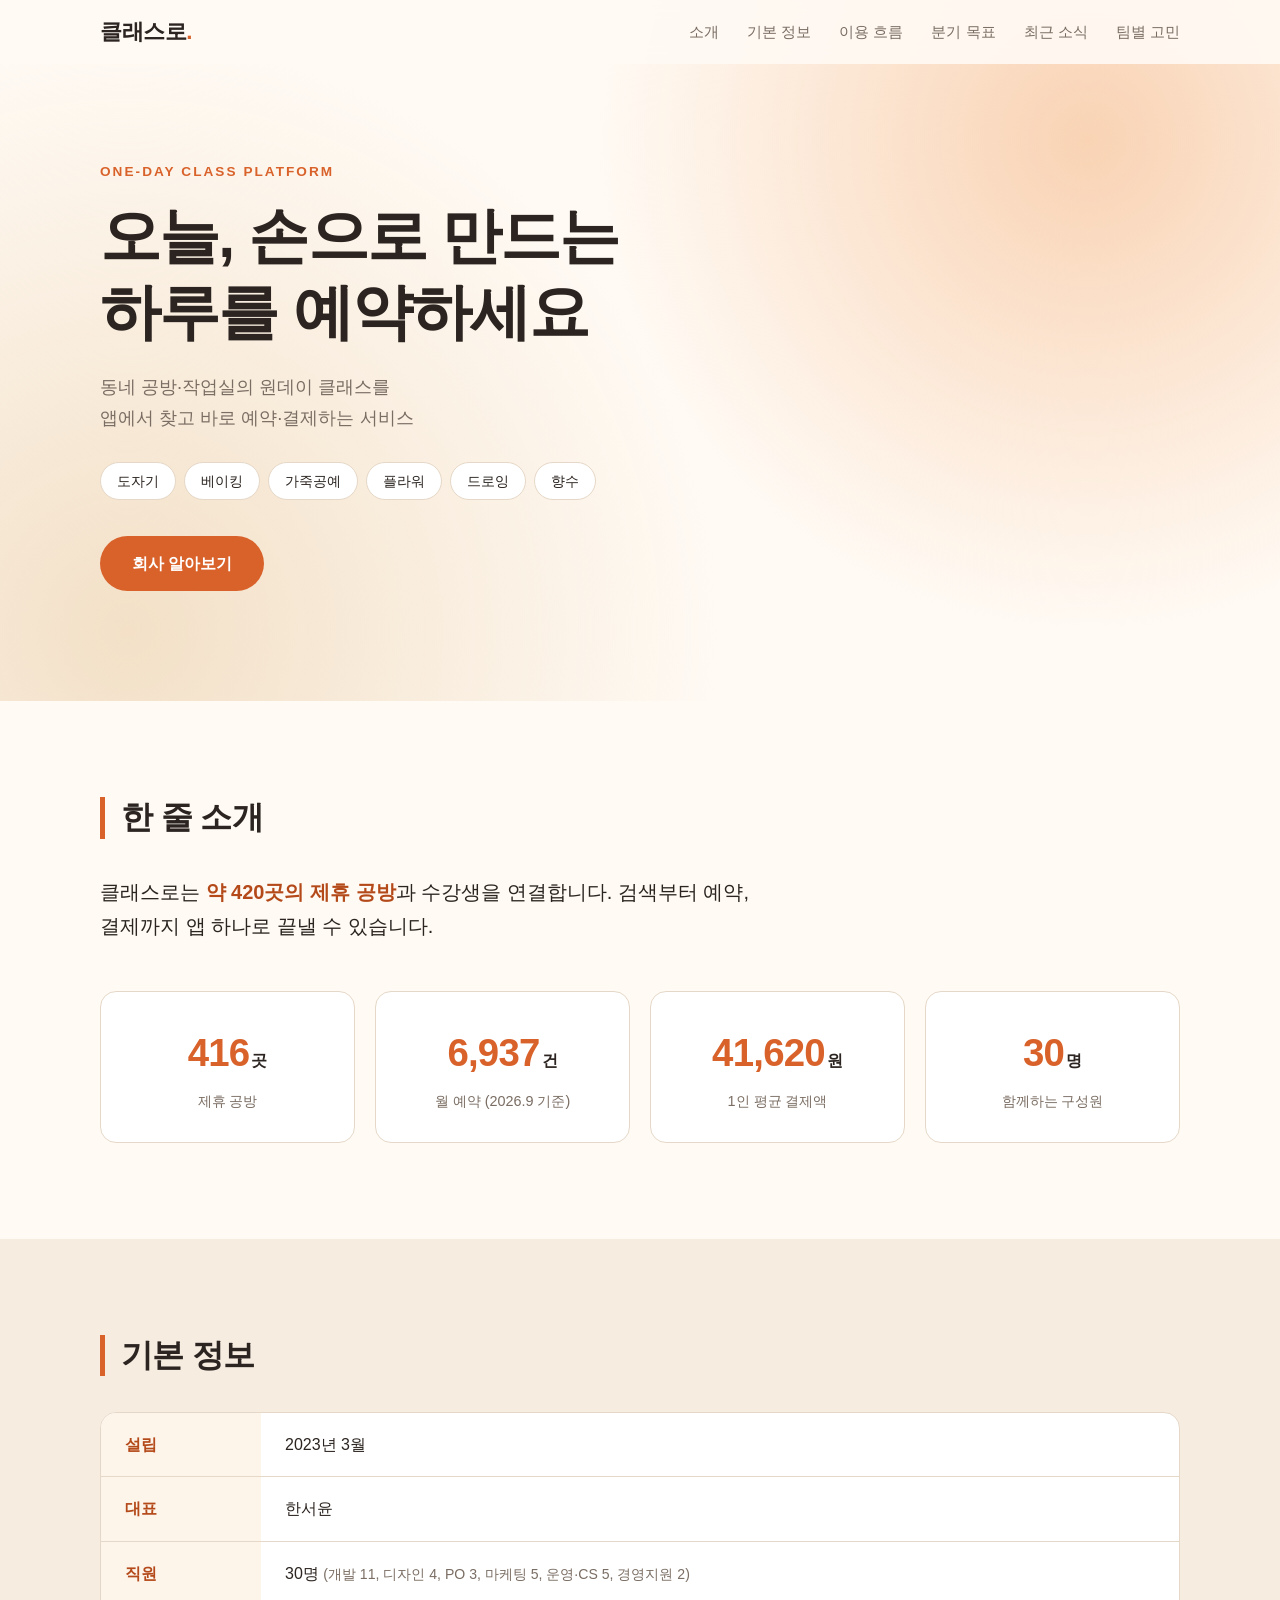
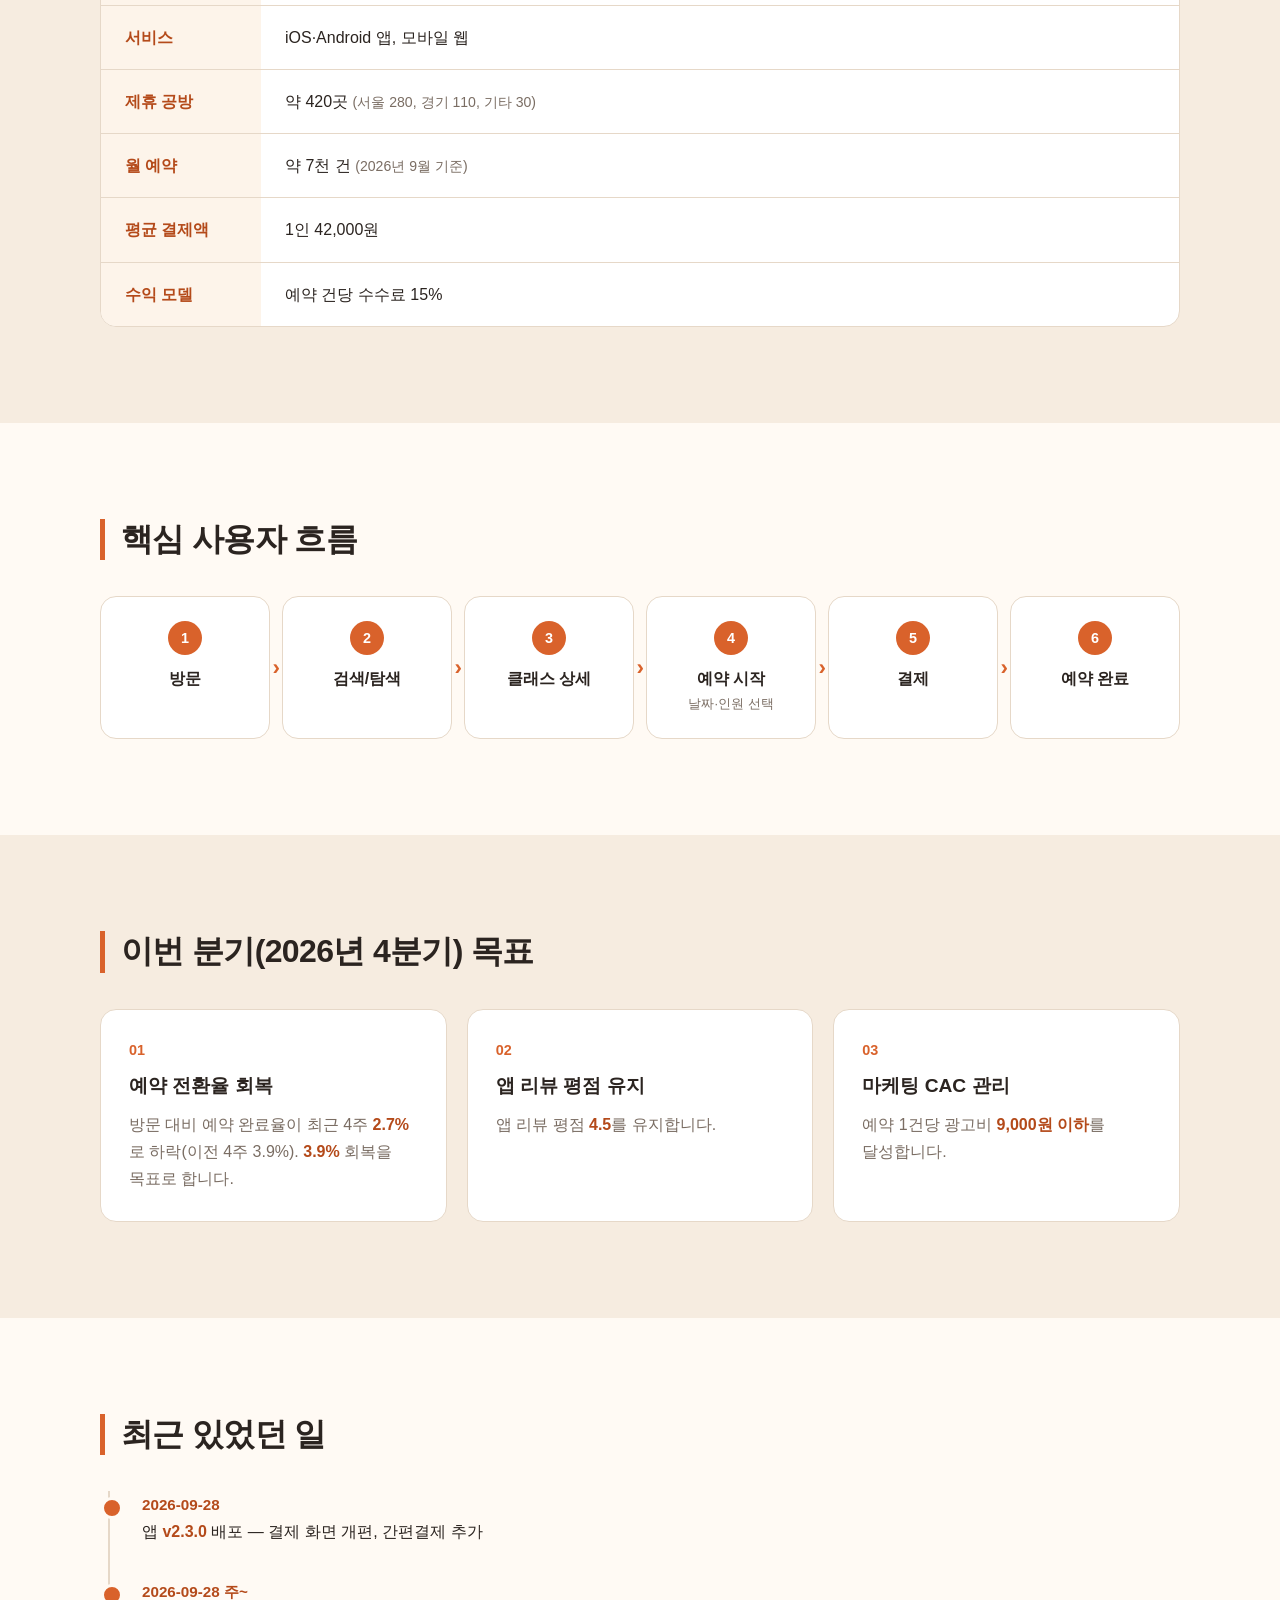
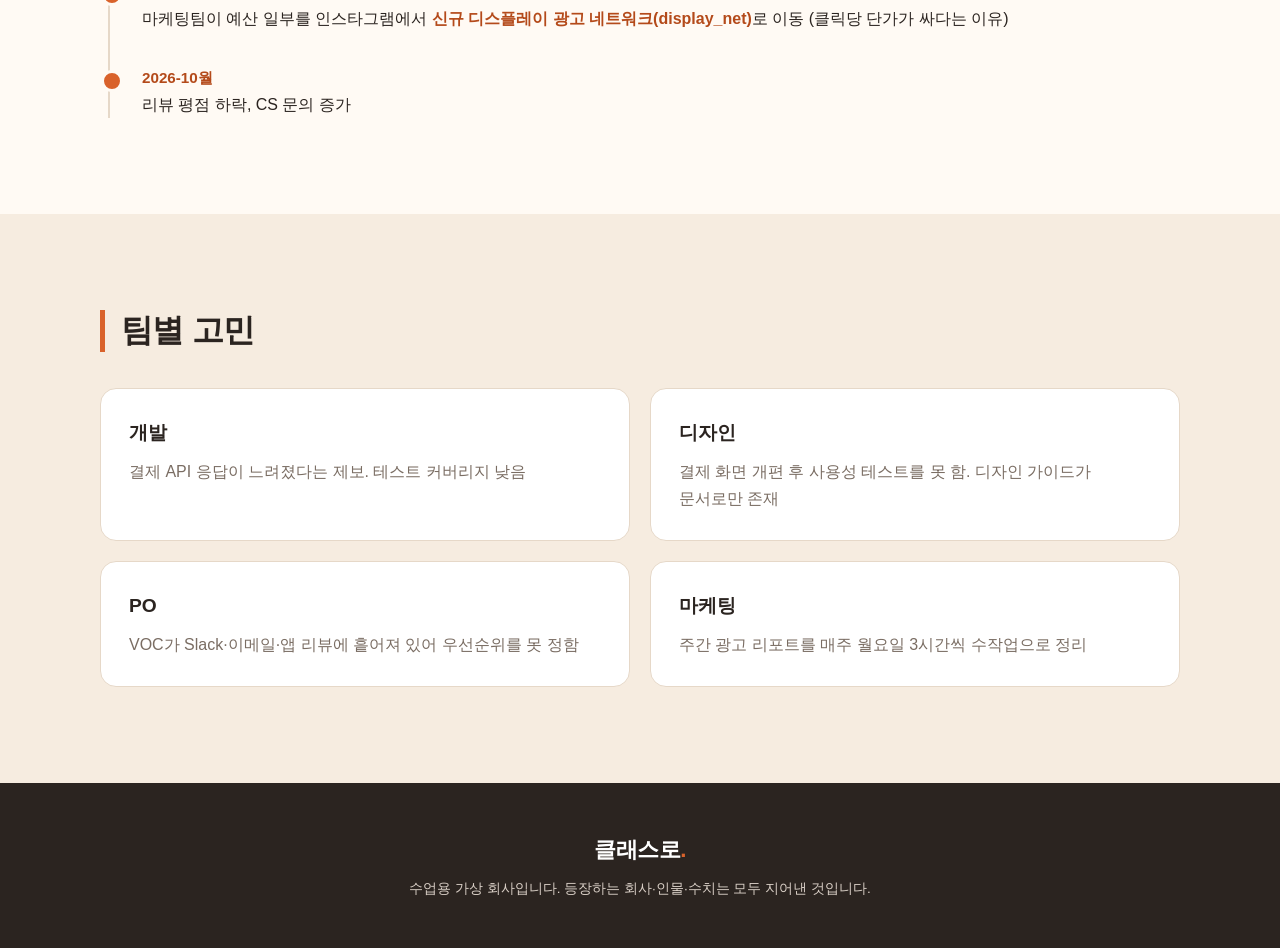
<file: index.html>
<!DOCTYPE html>
<html lang="ko">
<head>
  <meta charset="UTF-8">
  <meta name="viewport" content="width=device-width, initial-scale=1.0">
  <title>클래스로(Classro) - 동네 공방 원데이 클래스 예약</title>
  <meta name="description" content="동네 공방·작업실의 원데이 클래스를 앱에서 찾고 바로 예약·결제하는 서비스, 클래스로.">
  <link rel="stylesheet" href="css/style.css">
</head>
<body>
  <header class="header" id="header">
    <div class="container header__inner">
      <a href="#top" class="logo">클래스로<span>.</span></a>
      <button class="nav-toggle" id="navToggle" aria-label="메뉴 열기" aria-expanded="false">
        <span></span><span></span><span></span>
      </button>
      <nav class="nav" id="nav">
        <a href="#about">소개</a>
        <a href="#info">기본 정보</a>
        <a href="#flow">이용 흐름</a>
        <a href="#goals">분기 목표</a>
        <a href="#news">최근 소식</a>
        <a href="#teams">팀별 고민</a>
      </nav>
    </div>
  </header>

  <main id="top">
    <section class="hero">
      <div class="container hero__inner">
        <p class="eyebrow">ONE-DAY CLASS PLATFORM</p>
        <h1>오늘, 손으로 만드는<br>하루를 예약하세요</h1>
        <p class="hero__lead">동네 공방·작업실의 원데이 클래스를<br class="pc-only">앱에서 찾고 바로 예약·결제하는 서비스</p>
        <ul class="chips">
          <li>도자기</li><li>베이킹</li><li>가죽공예</li><li>플라워</li><li>드로잉</li><li>향수</li>
        </ul>
        <a href="#info" class="btn">회사 알아보기</a>
      </div>
    </section>

    <section class="section" id="about">
      <div class="container">
        <h2 class="section__title">한 줄 소개</h2>
        <p class="about__text">
          클래스로는 <strong>약 420곳의 제휴 공방</strong>과 수강생을 연결합니다.
          검색부터 예약, 결제까지 앱 하나로 끝낼 수 있습니다.
        </p>
        <div class="stats">
          <div class="stat"><span class="stat__num" data-count="420">0</span><span class="stat__unit">곳</span><p>제휴 공방</p></div>
          <div class="stat"><span class="stat__num" data-count="7000">0</span><span class="stat__unit">건</span><p>월 예약 (2026.9 기준)</p></div>
          <div class="stat"><span class="stat__num" data-count="42000">0</span><span class="stat__unit">원</span><p>1인 평균 결제액</p></div>
          <div class="stat"><span class="stat__num" data-count="30">0</span><span class="stat__unit">명</span><p>함께하는 구성원</p></div>
        </div>
      </div>
    </section>

    <section class="section section--alt" id="info">
      <div class="container">
        <h2 class="section__title">기본 정보</h2>
        <div class="table-wrap">
          <table class="info-table">
            <tbody>
              <tr><th>설립</th><td>2023년 3월</td></tr>
              <tr><th>대표</th><td>한서윤</td></tr>
              <tr><th>직원</th><td>30명 <small>(개발 11, 디자인 4, PO 3, 마케팅 5, 운영·CS 5, 경영지원 2)</small></td></tr>
              <tr><th>서비스</th><td>iOS·Android 앱, 모바일 웹</td></tr>
              <tr><th>제휴 공방</th><td>약 420곳 <small>(서울 280, 경기 110, 기타 30)</small></td></tr>
              <tr><th>월 예약</th><td>약 7천 건 <small>(2026년 9월 기준)</small></td></tr>
              <tr><th>평균 결제액</th><td>1인 42,000원</td></tr>
              <tr><th>수익 모델</th><td>예약 건당 수수료 15%</td></tr>
            </tbody>
          </table>
        </div>
      </div>
    </section>

    <section class="section" id="flow">
      <div class="container">
        <h2 class="section__title">핵심 사용자 흐름</h2>
        <ol class="steps">
          <li><span>1</span>방문</li>
          <li><span>2</span>검색/탐색</li>
          <li><span>3</span>클래스 상세</li>
          <li><span>4</span>예약 시작<small>날짜·인원 선택</small></li>
          <li><span>5</span>결제</li>
          <li><span>6</span>예약 완료</li>
        </ol>
      </div>
    </section>

    <section class="section section--alt" id="goals">
      <div class="container">
        <h2 class="section__title">이번 분기(2026년 4분기) 목표</h2>
        <div class="cards cards--3">
          <article class="card">
            <span class="card__no">01</span>
            <h3>예약 전환율 회복</h3>
            <p>방문 대비 예약 완료율이 최근 4주 <strong>2.7%</strong>로 하락(이전 4주 3.9%). <strong>3.9%</strong> 회복을 목표로 합니다.</p>
          </article>
          <article class="card">
            <span class="card__no">02</span>
            <h3>앱 리뷰 평점 유지</h3>
            <p>앱 리뷰 평점 <strong>4.5</strong>를 유지합니다.</p>
          </article>
          <article class="card">
            <span class="card__no">03</span>
            <h3>마케팅 CAC 관리</h3>
            <p>예약 1건당 광고비 <strong>9,000원 이하</strong>를 달성합니다.</p>
          </article>
        </div>
      </div>
    </section>

    <section class="section" id="news">
      <div class="container">
        <h2 class="section__title">최근 있었던 일</h2>
        <ul class="timeline">
          <li>
            <time>2026-09-28</time>
            <p>앱 <strong>v2.3.0</strong> 배포 — 결제 화면 개편, 간편결제 추가</p>
          </li>
          <li>
            <time>2026-09-28 주~</time>
            <p>마케팅팀이 예산 일부를 인스타그램에서 <strong>신규 디스플레이 광고 네트워크(display_net)</strong>로 이동 (클릭당 단가가 싸다는 이유)</p>
          </li>
          <li>
            <time>2026-10월</time>
            <p>리뷰 평점 하락, CS 문의 증가</p>
          </li>
        </ul>
      </div>
    </section>

    <section class="section section--alt" id="teams">
      <div class="container">
        <h2 class="section__title">팀별 고민</h2>
        <div class="cards cards--2">
          <article class="card">
            <h3>개발</h3>
            <p>결제 API 응답이 느려졌다는 제보. 테스트 커버리지 낮음</p>
          </article>
          <article class="card">
            <h3>디자인</h3>
            <p>결제 화면 개편 후 사용성 테스트를 못 함. 디자인 가이드가 문서로만 존재</p>
          </article>
          <article class="card">
            <h3>PO</h3>
            <p>VOC가 Slack·이메일·앱 리뷰에 흩어져 있어 우선순위를 못 정함</p>
          </article>
          <article class="card">
            <h3>마케팅</h3>
            <p>주간 광고 리포트를 매주 월요일 3시간씩 수작업으로 정리</p>
          </article>
        </div>
      </div>
    </section>
  </main>

  <footer class="footer">
    <div class="container">
      <p class="logo logo--footer">클래스로<span>.</span></p>
      <p class="footer__note">수업용 가상 회사입니다. 등장하는 회사·인물·수치는 모두 지어낸 것입니다.</p>
    </div>
  </footer>

  <script src="js/script.js"></script>
</body>
</html>
</file>
<file: css/style.css>
:root {
  --bg: #fffaf4;
  --bg-alt: #f6ece0;
  --ink: #2b2420;
  --muted: #7a6d63;
  --accent: #d9622b;
  --accent-dark: #b44a1a;
  --line: #e6d8c8;
  --radius: 16px;
}

* { box-sizing: border-box; margin: 0; padding: 0; }

html { scroll-behavior: smooth; scroll-padding-top: 72px; }

body {
  font-family: "Pretendard", "Noto Sans KR", "Malgun Gothic", sans-serif;
  background: var(--bg);
  color: var(--ink);
  line-height: 1.7;
  word-break: keep-all;
}

a { color: inherit; text-decoration: none; }
ul, ol { list-style: none; }

.container { width: min(1080px, 100% - 40px); margin: 0 auto; }

/* Header */
.header {
  position: fixed; inset: 0 0 auto 0; z-index: 10;
  background: rgba(255, 250, 244, .9);
  backdrop-filter: blur(8px);
  transition: box-shadow .2s;
}
.header.scrolled { box-shadow: 0 1px 0 var(--line); }
.header__inner { display: flex; align-items: center; justify-content: space-between; height: 64px; }

.logo { font-size: 1.4rem; font-weight: 800; letter-spacing: -.02em; }
.logo span { color: var(--accent); }

.nav { display: flex; gap: 28px; font-size: .95rem; font-weight: 500; }
.nav a { color: var(--muted); transition: color .15s; }
.nav a:hover { color: var(--accent); }

.nav-toggle { display: none; background: none; border: 0; cursor: pointer; width: 32px; height: 32px; }
.nav-toggle span { display: block; height: 2px; background: var(--ink); margin: 6px 4px; transition: .2s; }

/* Hero */
.hero {
  padding: 160px 0 110px;
  background:
    radial-gradient(circle at 85% 20%, #f9d3b4 0, transparent 40%),
    radial-gradient(circle at 10% 90%, #f3e0c7 0, transparent 45%),
    var(--bg);
}
.eyebrow { color: var(--accent); font-weight: 700; letter-spacing: .15em; font-size: .85rem; margin-bottom: 16px; }
.hero h1 { font-size: clamp(2.2rem, 6vw, 3.8rem); line-height: 1.25; letter-spacing: -.03em; margin-bottom: 20px; }
.hero__lead { font-size: 1.15rem; color: var(--muted); margin-bottom: 28px; }

.chips { display: flex; flex-wrap: wrap; gap: 8px; margin-bottom: 36px; }
.chips li {
  padding: 6px 16px; border: 1px solid var(--line); border-radius: 999px;
  background: #fff; font-size: .9rem; font-weight: 500;
}

.btn {
  display: inline-block; padding: 14px 32px; border-radius: 999px;
  background: var(--accent); color: #fff; font-weight: 700;
  transition: background .15s, transform .15s;
}
.btn:hover { background: var(--accent-dark); transform: translateY(-2px); }

/* Sections */
.section { padding: 96px 0; }
.section--alt { background: var(--bg-alt); }
.section__title {
  font-size: clamp(1.5rem, 3.5vw, 2rem); letter-spacing: -.02em; margin-bottom: 36px;
  padding-left: 16px; border-left: 5px solid var(--accent); line-height: 1.3;
}

.about__text { font-size: 1.25rem; max-width: 720px; margin-bottom: 48px; }
.about__text strong, .card strong, .timeline strong { color: var(--accent-dark); }

.stats { display: grid; grid-template-columns: repeat(4, 1fr); gap: 20px; }
.stat { background: #fff; border: 1px solid var(--line); border-radius: var(--radius); padding: 28px 20px; text-align: center; }
.stat__num { font-size: 2.4rem; font-weight: 800; color: var(--accent); letter-spacing: -.02em; }
.stat__unit { font-weight: 700; margin-left: 2px; }
.stat p { color: var(--muted); font-size: .9rem; margin-top: 4px; }

/* Table */
.table-wrap { background: #fff; border-radius: var(--radius); border: 1px solid var(--line); overflow: hidden; }
.info-table { width: 100%; border-collapse: collapse; }
.info-table th, .info-table td { padding: 18px 24px; text-align: left; border-bottom: 1px solid var(--line); }
.info-table tr:last-child th, .info-table tr:last-child td { border-bottom: 0; }
.info-table th { width: 160px; background: #fdf4ea; color: var(--accent-dark); font-weight: 700; }
.info-table small { color: var(--muted); font-size: .88rem; }

/* Steps */
.steps { display: grid; grid-template-columns: repeat(6, 1fr); gap: 12px; counter-reset: s; }
.steps li {
  position: relative; background: #fff; border: 1px solid var(--line); border-radius: var(--radius);
  padding: 24px 12px; text-align: center; font-weight: 700;
}
.steps li span {
  display: grid; place-items: center; width: 34px; height: 34px; margin: 0 auto 10px;
  border-radius: 50%; background: var(--accent); color: #fff; font-size: .9rem;
}
.steps li small { display: block; color: var(--muted); font-weight: 400; font-size: .8rem; }
.steps li:not(:last-child)::after {
  content: "›"; position: absolute; right: -11px; top: 50%; transform: translateY(-50%);
  color: var(--accent); font-size: 1.4rem; font-weight: 700; z-index: 1;
}

/* Cards */
.cards { display: grid; gap: 20px; }
.cards--3 { grid-template-columns: repeat(3, 1fr); }
.cards--2 { grid-template-columns: repeat(2, 1fr); }
.card {
  background: #fff; border: 1px solid var(--line); border-radius: var(--radius); padding: 28px;
  transition: transform .2s, box-shadow .2s;
}
.card:hover { transform: translateY(-4px); box-shadow: 0 12px 28px rgba(80, 50, 20, .1); }
.card__no { display: block; color: var(--accent); font-weight: 800; font-size: .9rem; margin-bottom: 8px; }
.card h3 { font-size: 1.2rem; margin-bottom: 8px; }
.card p { color: var(--muted); }

/* Timeline */
.timeline { border-left: 2px solid var(--line); margin-left: 8px; }
.timeline li { position: relative; padding: 0 0 32px 32px; }
.timeline li:last-child { padding-bottom: 0; }
.timeline li::before {
  content: ""; position: absolute; left: -9px; top: 6px; width: 16px; height: 16px;
  border-radius: 50%; background: var(--accent); border: 3px solid var(--bg);
}
.timeline time { font-weight: 700; color: var(--accent-dark); font-size: .95rem; }

/* Footer */
.footer { background: var(--ink); color: #d9cfc6; padding: 48px 0; text-align: center; }
.logo--footer { color: #fff; margin-bottom: 8px; }
.footer__note { font-size: .85rem; }

/* Reveal animation */
.reveal { opacity: 0; transform: translateY(24px); transition: opacity .6s, transform .6s; }
.reveal.visible { opacity: 1; transform: none; }

/* Responsive */
@media (max-width: 900px) {
  .stats { grid-template-columns: repeat(2, 1fr); }
  .steps { grid-template-columns: repeat(3, 1fr); }
  .steps li:nth-child(3)::after { display: none; }
  .cards--3 { grid-template-columns: 1fr; }
}

@media (max-width: 720px) {
  .nav-toggle { display: block; }
  .nav {
    position: absolute; top: 64px; left: 0; right: 0; flex-direction: column; gap: 0;
    background: var(--bg); border-bottom: 1px solid var(--line);
    max-height: 0; overflow: hidden; transition: max-height .3s;
  }
  .nav.open { max-height: 400px; }
  .nav a { padding: 14px 20px; }
  .cards--2 { grid-template-columns: 1fr; }
  .section { padding: 72px 0; }
  .hero { padding: 120px 0 80px; }
  .info-table th, .info-table td { display: block; width: 100%; padding: 10px 20px; border-bottom: 0; }
  .info-table td { padding-bottom: 16px; border-bottom: 1px solid var(--line); }
  .pc-only { display: none; }
}
</file>
